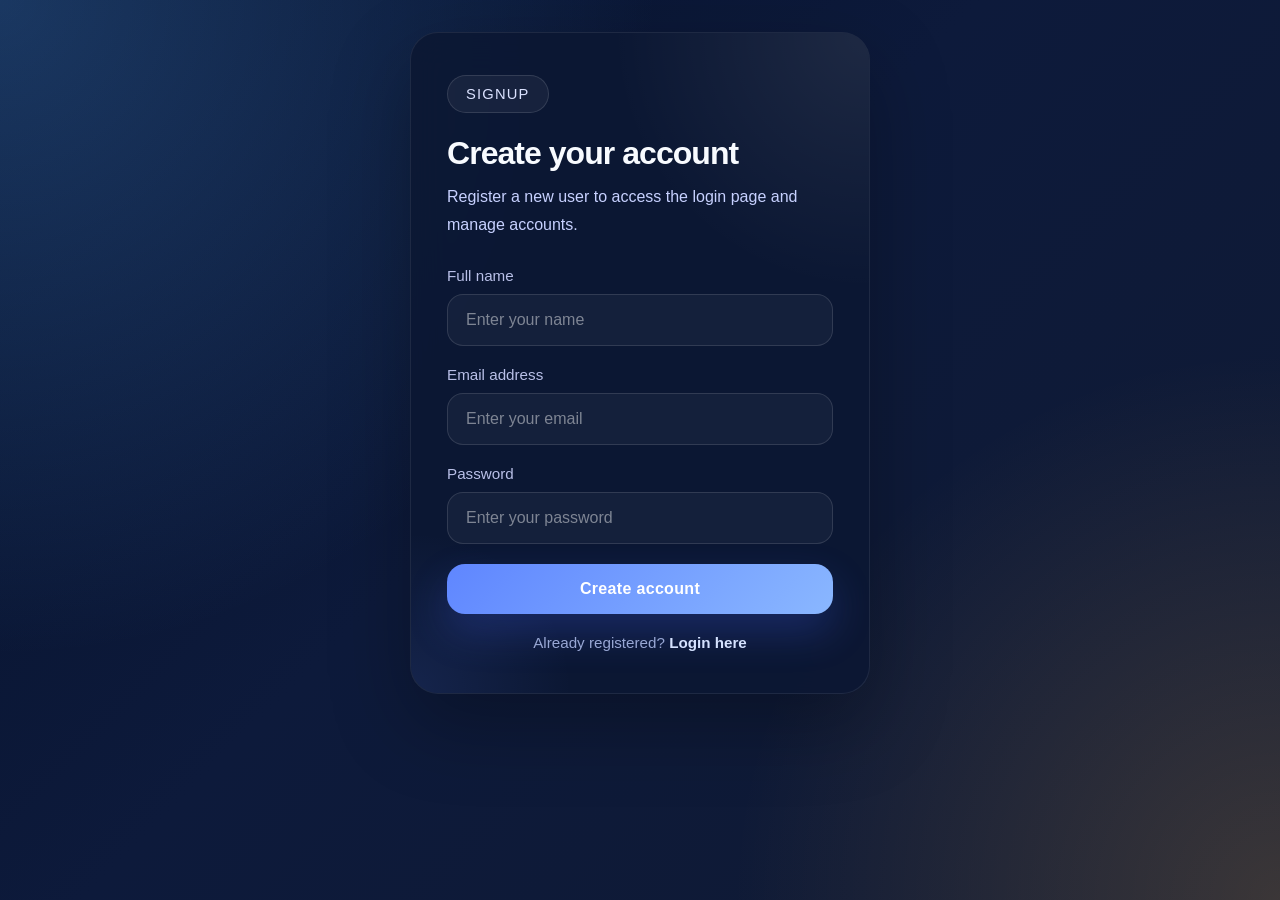
<file: index.html>
<!DOCTYPE html>
<html lang="en">
<head>
    <meta charset="UTF-8">
    <meta name="viewport" content="width=device-width, initial-scale=1.0">
    <title>Signup | Multiple User Signup</title>
    <link rel="stylesheet" href="style.css">
</head>
<body>
    <div class="page-shell">
        <div class="auth-card">
            <div class="brand-badge">Signup</div>
            <h1>Create your account</h1>
            <p class="subtext">Register a new user to access the login page and manage accounts.</p>

            <div class="form-field">
                <label for="name">Full name</label>
                <input type="text" name="name" placeholder="Enter your name" id="name">
            </div>

            <div class="form-field">
                <label for="email">Email address</label>
                <input type="email" name="email" placeholder="Enter your email" id="email">
            </div>

            <div class="form-field">
                <label for="password">Password</label>
                <input type="password" name="password" placeholder="Enter your password" id="password">
            </div>

            <button class="primary-btn" type="button" id="signup" onclick="signup()">Create account</button>

            <p class="secondary-text">Already registered? <a href="login.html">Login here</a></p>
        </div>
    </div>
    <script src="app.js"></script>
</body>
</html>
</file>
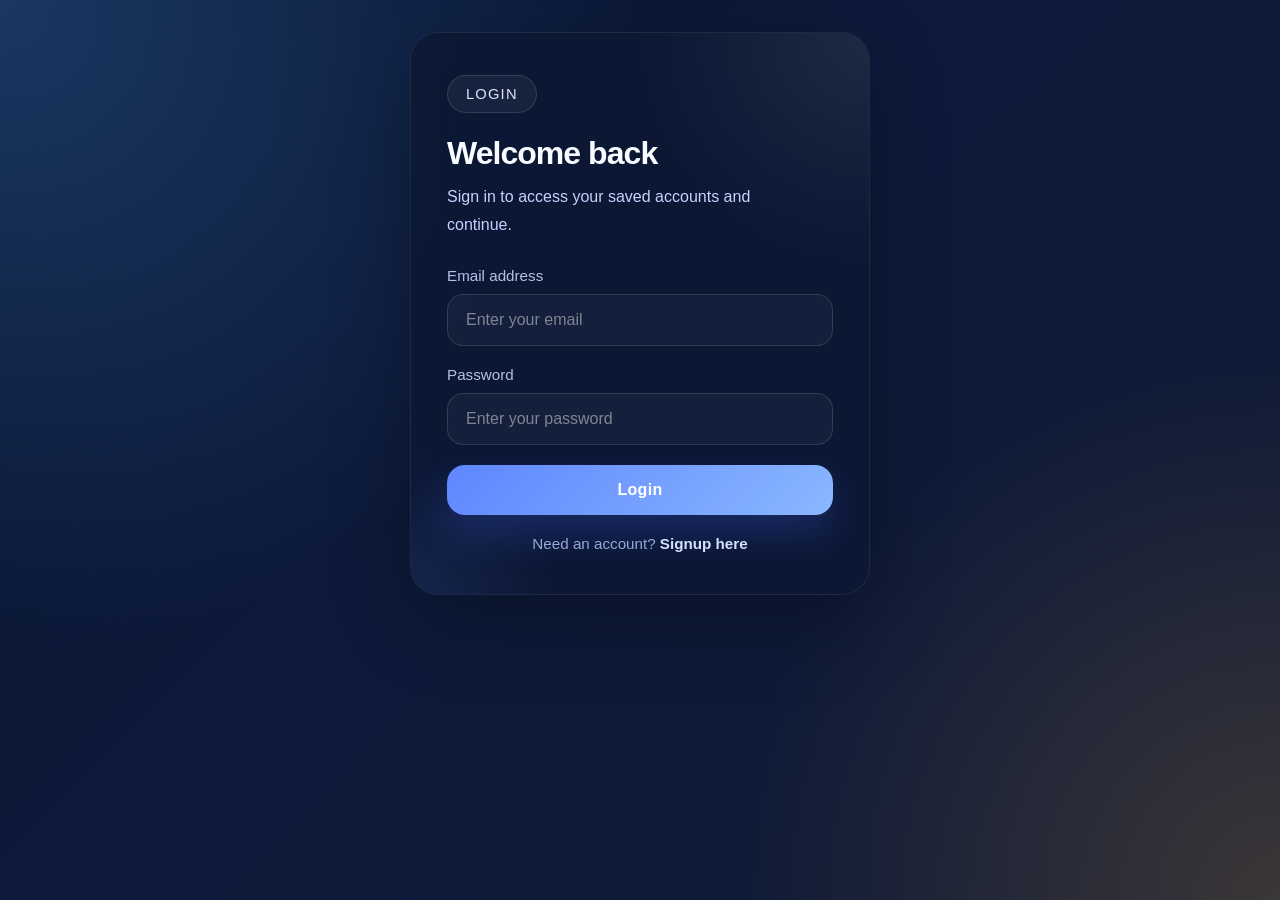
<file: login.html>
<!DOCTYPE html>
<html lang="en">
<head>
    <meta charset="UTF-8">
    <meta name="viewport" content="width=device-width, initial-scale=1.0">
    <title>Login | Multiple User Signup</title>
    <link rel="stylesheet" href="style.css">
</head>
<body>
    <div class="page-shell">
        <div class="auth-card">
            <div class="brand-badge">Login</div>
            <h1>Welcome back</h1>
            <p class="subtext">Sign in to access your saved accounts and continue.</p>

            <div class="form-field">
                <label for="email">Email address</label>
                <input type="email" name="email" placeholder="Enter your email" id="email">
            </div>

            <div class="form-field">
                <label for="password">Password</label>
                <input type="password" name="password" placeholder="Enter your password" id="password">
            </div>

            <button class="primary-btn" type="button" id="login" onclick="login()">Login</button>

            <p class="secondary-text">Need an account? <a href="index.html">Signup here</a></p>
        </div>
    </div>
    <script src="app.js"></script>
</body>
</html>
</file>
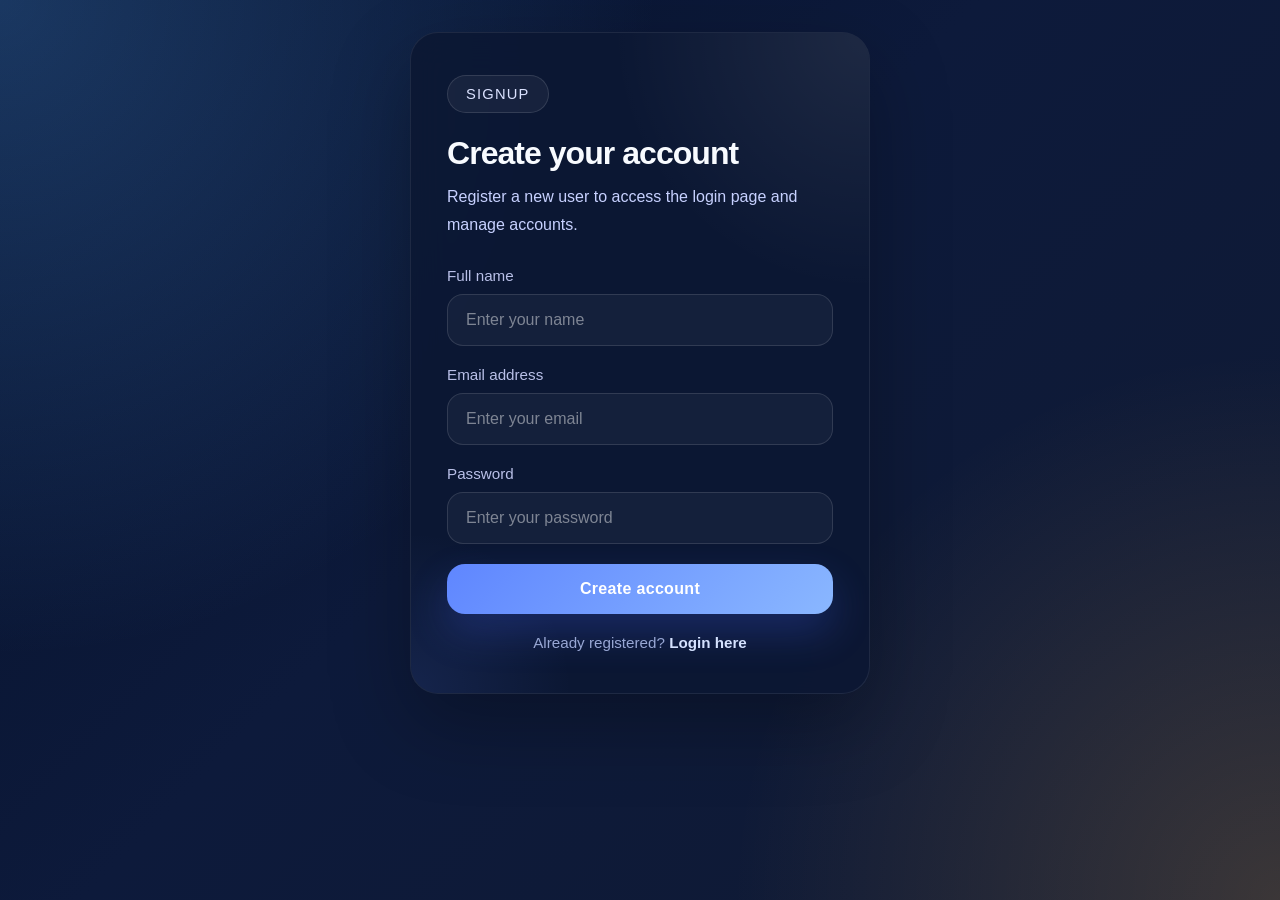
<file: welcome.html>
<!DOCTYPE html>
<html lang="en">
<head>
    <meta charset="UTF-8">
    <meta name="viewport" content="width=device-width, initial-scale=1.0">
    <title>Welcome | Multiple User Signup</title>
    <link rel="stylesheet" href="style.css">
</head>
<body>
    <div class="page-shell">
        <div class="auth-card welcome-card">
            <div class="brand-badge">Welcome</div>
            <h1 id="welcome-title">Hello!</h1>
            <p class="subtext" id="welcome-message">Thanks for signing up.</p>

            <div class="welcome-actions">
                <button class="primary-btn" type="button" onclick="logout()">Logout</button>
                <a class="secondary-link" href="index.html">Back to Signup</a>
            </div>
        </div>
    </div>
    <script src="app.js"></script>
</body>
</html>
</file>
<file: style.css>
/* Global styling */
:root {
    color-scheme: dark;
    color: #eef2ff;
    background: radial-gradient(circle at top left, rgba(86, 168, 255, 0.25), transparent 42%),
                radial-gradient(circle at bottom right, rgba(255, 183, 76, 0.18), transparent 35%),
                linear-gradient(135deg, #06122d 0%, #0d1a3b 45%, #101a33 100%);
    font-family: "Inter", "Segoe UI", sans-serif;
    min-height: 100vh;
}

* {
    box-sizing: border-box;
}

html, body {
    margin: 0;
    padding: 0;
    min-height: 100%;
}

body {
    display: grid;
    place-items: center;
    padding: 32px;
}

.page-shell {
    width: min(100%, 460px);
    margin: auto;
    animation: floatIn 0.85s ease-out both;
}

.auth-card {
    background: rgba(12, 24, 51, 0.94);
    border: 1px solid rgba(255, 255, 255, 0.08);
    border-radius: 28px;
    box-shadow: 0 30px 80px rgba(0, 0, 0, 0.28);
    backdrop-filter: blur(18px);
    padding: 42px 36px;
    position: relative;
    overflow: hidden;
}

.auth-card::before {
    content: "";
    position: absolute;
    inset: 0;
    background: radial-gradient(circle at top right, rgba(255, 255, 255, 0.08), transparent 32%),
                radial-gradient(circle at bottom left, rgba(95, 131, 255, 0.12), transparent 20%);
    pointer-events: none;
}

.brand-badge {
    display: inline-flex;
    align-items: center;
    justify-content: center;
    gap: 10px;
    width: fit-content;
    padding: 10px 18px;
    border-radius: 999px;
    border: 1px solid rgba(255, 255, 255, 0.12);
    background: rgba(255, 255, 255, 0.05);
    font-size: 0.92rem;
    letter-spacing: 0.08em;
    text-transform: uppercase;
    color: #dbe2ff;
    position: relative;
    z-index: 1;
    margin-bottom: 24px;
}

h1 {
    margin: 0;
    font-size: clamp(2rem, 2.3vw, 2.4rem);
    line-height: 1.05;
    letter-spacing: -0.03em;
    color: #f8fbff;
    position: relative;
    z-index: 1;
}

.subtext {
    margin: 12px 0 28px;
    color: #c7d1ff;
    line-height: 1.75;
    max-width: 92%;
    position: relative;
    z-index: 1;
}

.form-field {
    display: grid;
    gap: 10px;
    margin-bottom: 20px;
    position: relative;
    z-index: 1;
}

label {
    font-size: 0.95rem;
    color: #b9c0e8;
}

input {
    width: 100%;
    border: 1px solid rgba(255, 255, 255, 0.12);
    border-radius: 16px;
    padding: 16px 18px;
    color: #f2f7ff;
    background: rgba(255, 255, 255, 0.04);
    outline: none;
    font-size: 1rem;
    transition: transform 0.24s ease, border-color 0.24s ease, box-shadow 0.24s ease, background 0.24s ease;
}

input::placeholder {
    color: rgba(255, 255, 255, 0.45);
}

input:focus {
    transform: translateY(-1px);
    border-color: rgba(94, 168, 255, 0.9);
    box-shadow: 0 0 0 4px rgba(80, 158, 255, 0.14);
    background: rgba(255, 255, 255, 0.07);
}

.primary-btn {
    width: 100%;
    border: none;
    border-radius: 18px;
    cursor: pointer;
    padding: 16px 22px;
    font-size: 1rem;
    font-weight: 700;
    letter-spacing: 0.02em;
    color: #ffffff;
    background: linear-gradient(135deg, #5f86ff 0%, #8ab7ff 100%);
    box-shadow: 0 18px 40px rgba(70, 102, 255, 0.24);
    transition: transform 0.22s ease, box-shadow 0.22s ease, filter 0.22s ease;
    position: relative;
    z-index: 1;
}

.primary-btn:hover {
    transform: translateY(-2px);
    box-shadow: 0 22px 52px rgba(73, 107, 255, 0.28);
    filter: brightness(1.03);
}

.primary-btn:active {
    transform: translateY(0);
}

.secondary-text {
    margin: 20px 0 0;
    color: #98a7d4;
    text-align: center;
    font-size: 0.95rem;
    position: relative;
    z-index: 1;
}

.secondary-text a,
.secondary-link {
    color: #d5e2ff;
    text-decoration: none;
    font-weight: 600;
}

.secondary-text a:hover,
.secondary-link:hover {
    text-decoration: underline;
}

.welcome-card {
    text-align: center;
}

.welcome-actions {
    display: flex;
    gap: 14px;
    align-items: center;
    justify-content: center;
    flex-wrap: wrap;
    margin-top: 32px;
    position: relative;
    z-index: 1;
}

.secondary-link {
    padding: 14px 18px;
    border-radius: 16px;
    border: 1px solid rgba(255, 255, 255, 0.14);
    background: rgba(255, 255, 255, 0.04);
    transition: background 0.24s ease, transform 0.24s ease;
}

.secondary-link:hover {
    background: rgba(255, 255, 255, 0.08);
    transform: translateY(-1px);
}

@keyframes floatIn {
    0% {
        opacity: 0;
        transform: translateY(24px) scale(0.98);
    }
    100% {
        opacity: 1;
        transform: translateY(0) scale(1);
    }
}

@media (max-width: 520px) {
    body {
        padding: 20px;
    }

    .auth-card {
        padding: 32px 24px;
    }

    .brand-badge {
        padding: 9px 16px;
    }
}
</file>
